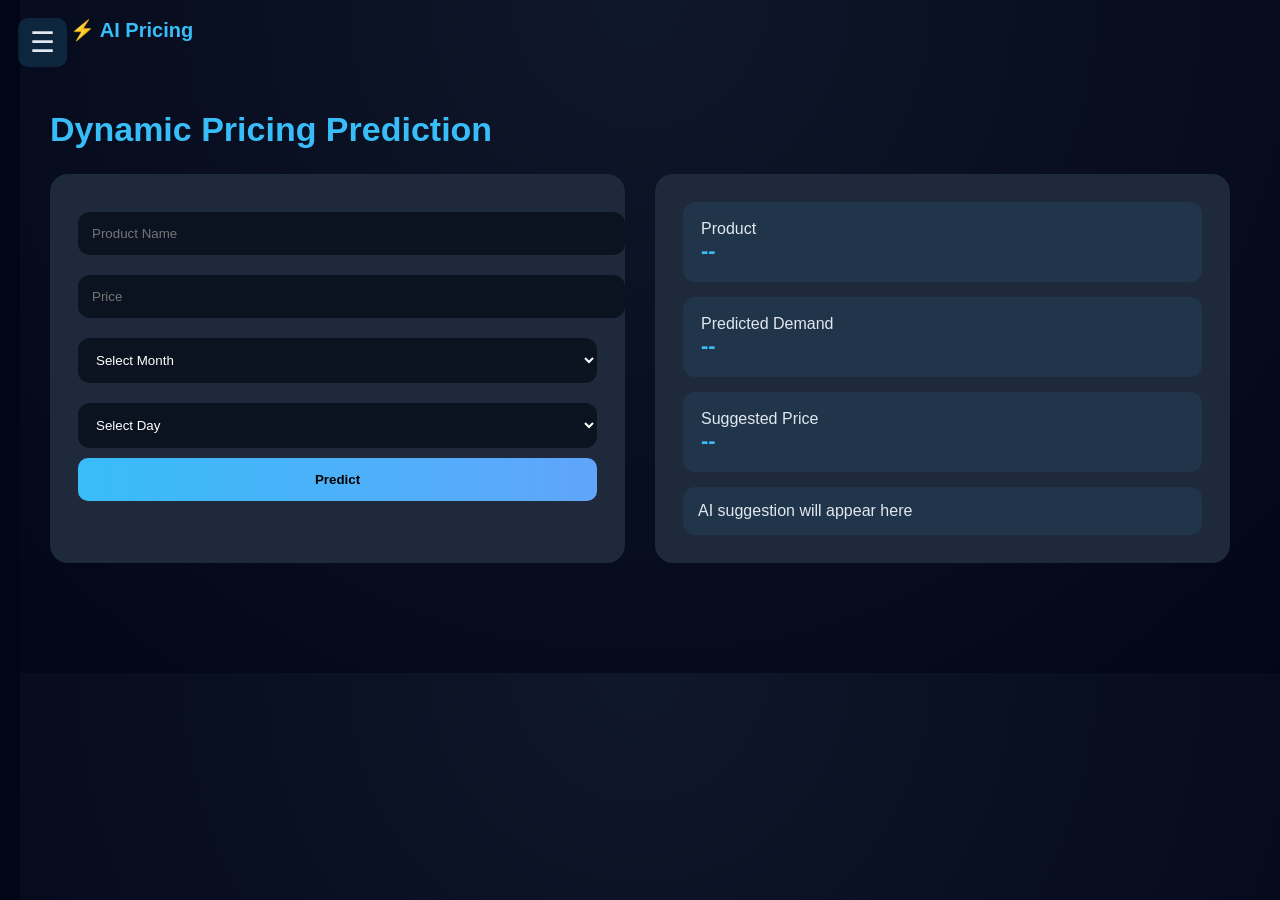
<file: frontend/index.html>
<!DOCTYPE html>
<html>
<head>
    <title>AI Pricing System</title>

    <style>
        body {
            margin: 0;
            font-family: 'Segoe UI', sans-serif;
            background: radial-gradient(circle at top, #0f172a, #020617);
            color: #e2e8f0;
            overflow-x: hidden;
        }

        .hamburger {
            position: fixed;
            top: 18px;
            left: 18px;
            font-size: 28px;
            cursor: pointer;
            z-index: 1200;
            background: rgba(56,189,248,0.15);
            padding: 8px 12px;
            border-radius: 10px;
        }

        .logo {
            position: fixed;
            top: 18px;
            left: 70px;
            font-size: 20px;
            font-weight: bold;
            color: #38bdf8;
        }

        .sidebar {
            width: 260px;
            height: 100vh;
            background: rgba(2,6,23,0.95);
            padding: 90px 20px;
            position: fixed;
            left: -280px;
            top: 0;
            transition: 0.35s ease;
            z-index: 1000;
        }

        .sidebar.active { left: 0; }

        .menu-item {
            padding: 14px;
            margin: 10px 0;
            border-radius: 10px;
            cursor: pointer;
            background: #1e293b;
        }

        .menu-item:hover { background: #334155; }

        .main {
            padding: 110px 50px;
        }

        .title {
            font-size: 34px;
            font-weight: bold;
            margin-bottom: 25px;
            color: #38bdf8;
        }

        .content {
            display: flex;
            gap: 30px;
            flex-wrap: wrap;
        }

        .form-box, .result-box {
            flex: 1;
            min-width: 300px;
            background: #1e293b;
            padding: 28px;
            border-radius: 18px;
        }

        input, select {
            width: 100%;
            padding: 14px;
            margin: 10px 0;
            border-radius: 12px;
            border: none;
            background: #0b1220;
            color: #fff;
        }

        button {
            width: 100%;
            padding: 14px;
            background: linear-gradient(90deg, #38bdf8, #60a5fa);
            border: none;
            border-radius: 10px;
            cursor: pointer;
            font-weight: bold;
        }

        .result-card {
            margin-bottom: 15px;
            background: rgba(56,189,248,0.08);
            padding: 18px;
            border-radius: 12px;
        }

        .result-value {
            font-size: 22px;
            font-weight: bold;
            color: #38bdf8;
        }

        .suggestion {
            margin-top: 15px;
            padding: 15px;
            border-radius: 12px;
            background: rgba(56,189,248,0.08);
        }
    </style>
</head>

<body>

<div class="hamburger" onclick="toggleMenu()">☰</div>
<div class="logo">⚡ AI Pricing</div>

<div class="sidebar" id="sidebar">
    <div class="menu-item" onclick="location.href='homepage.html'">🏠 Home</div>
    <div class="menu-item" onclick="location.href='index.html'">➕ Add Product</div>
    <div class="menu-item" onclick="location.href='analytics.html'">📊 Analytics</div>
    <div class="menu-item" onclick="location.href='reports.html'">📈 Reports</div>
    <div class="menu-item" onclick="location.href='settings.html'">⚙ Settings</div>
</div>

<div class="main">
    <div class="title">Dynamic Pricing Prediction</div>

    <div class="content">

        <div class="form-box">
            <form id="pricingForm">

                <input type="text" id="product" placeholder="Product Name" required>
                <input type="number" id="price" step="0.01" placeholder="Price" required>

                <select id="month" onchange="updateDays()" required>
                    <option value="">Select Month</option>
                    <option value="1">January</option>
                    <option value="2">February</option>
                    <option value="3">March</option>
                    <option value="4">April</option>
                    <option value="5">May</option>
                    <option value="6">June</option>
                    <option value="7">July</option>
                    <option value="8">August</option>
                    <option value="9">September</option>
                    <option value="10">October</option>
                    <option value="11">November</option>
                    <option value="12">December</option>
                </select>

                <select id="day" required>
                    <option value="">Select Day</option>
                </select>

                <button type="submit">Predict</button>
            </form>
        </div>

        <div class="result-box">

            <div class="result-card">
                <div>Product</div>
                <div class="result-value" id="productResult">--</div>
            </div>

            <div class="result-card">
                <div>Predicted Demand </div>
                <div class="result-value" id="demand">--</div>
            </div>

            <div class="result-card">
                <div>Suggested Price</div>
                <div class="result-value" id="priceResult">--</div>
            </div>

            <div class="suggestion" id="suggestionBox">
                AI suggestion will appear here
            </div>

        </div>
    </div>
</div>

<script>

function toggleMenu(){
    document.getElementById("sidebar").classList.toggle("active");
}

function updateDays(){
    let month = Number(document.getElementById("month").value);
    let daySelect = document.getElementById("day");

    daySelect.innerHTML = '<option value="">Select Day</option>';

    let days = 31;
    if(month === 2) days = 29;
    else if([4,6,9,11].includes(month)) days = 30;

    for(let i = 1; i <= days; i++){
        let opt = document.createElement("option");
        opt.value = i;
        opt.innerText = i;
        daySelect.appendChild(opt);
    }
}

document.getElementById("pricingForm").addEventListener("submit", function(e){
    e.preventDefault();

    let product = document.getElementById("product").value;
    let price = Number(document.getElementById("price").value);
    let month = Number(document.getElementById("month").value);
    let day = Number(document.getElementById("day").value);

    let product_code = product.split("").reduce((a,b)=>a+b.charCodeAt(0),0);

    fetch("http://127.0.0.1:5000/add_product", {
        method: "POST",
        headers: {
            "Content-Type": "application/json"
        },
        body: JSON.stringify({
            name: product,
            price: price,
            month: month,
            day: day,
            product_code: product_code
        })
    })
    .then(res => res.json())
    .then(data => {

        let demand = parseFloat(data.predicted_demand) || 0;
        let finalPrice = data.price || 0;

        document.getElementById("productResult").innerText = data.name;
        document.getElementById("demand").innerText = demand.toFixed(2);
        document.getElementById("priceResult").innerText = "£ " + finalPrice.toFixed(2);

        document.getElementById("suggestionBox").innerText =
            demand >= 6 ? "🔥 High demand → Price increased" :
            demand >= 3 ? "📊 Moderate demand → Stable" :
            "⚠ Low demand → Discount applied";

    })
    .catch(err => {
        console.error("ERROR:", err);
        alert("Something went wrong ⚠");
    });
});
</script>

</body>
</html>
</file>
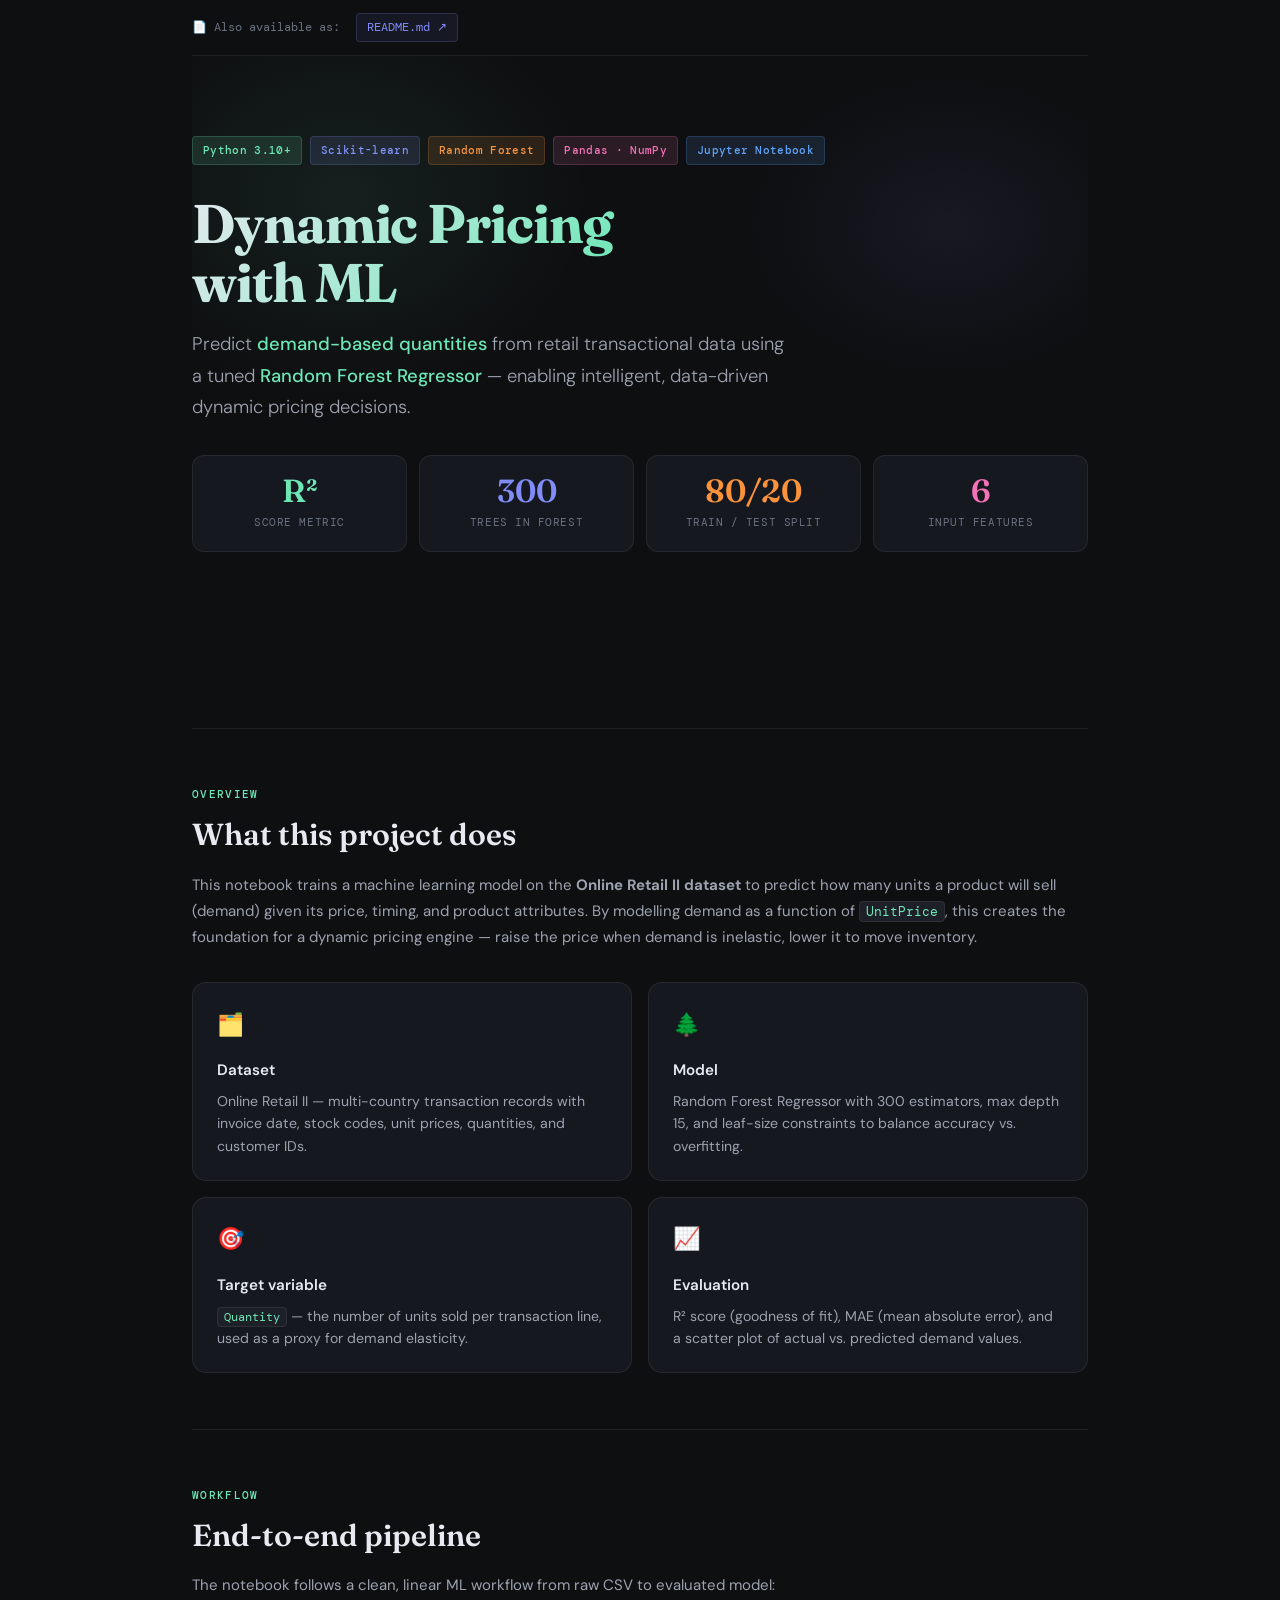
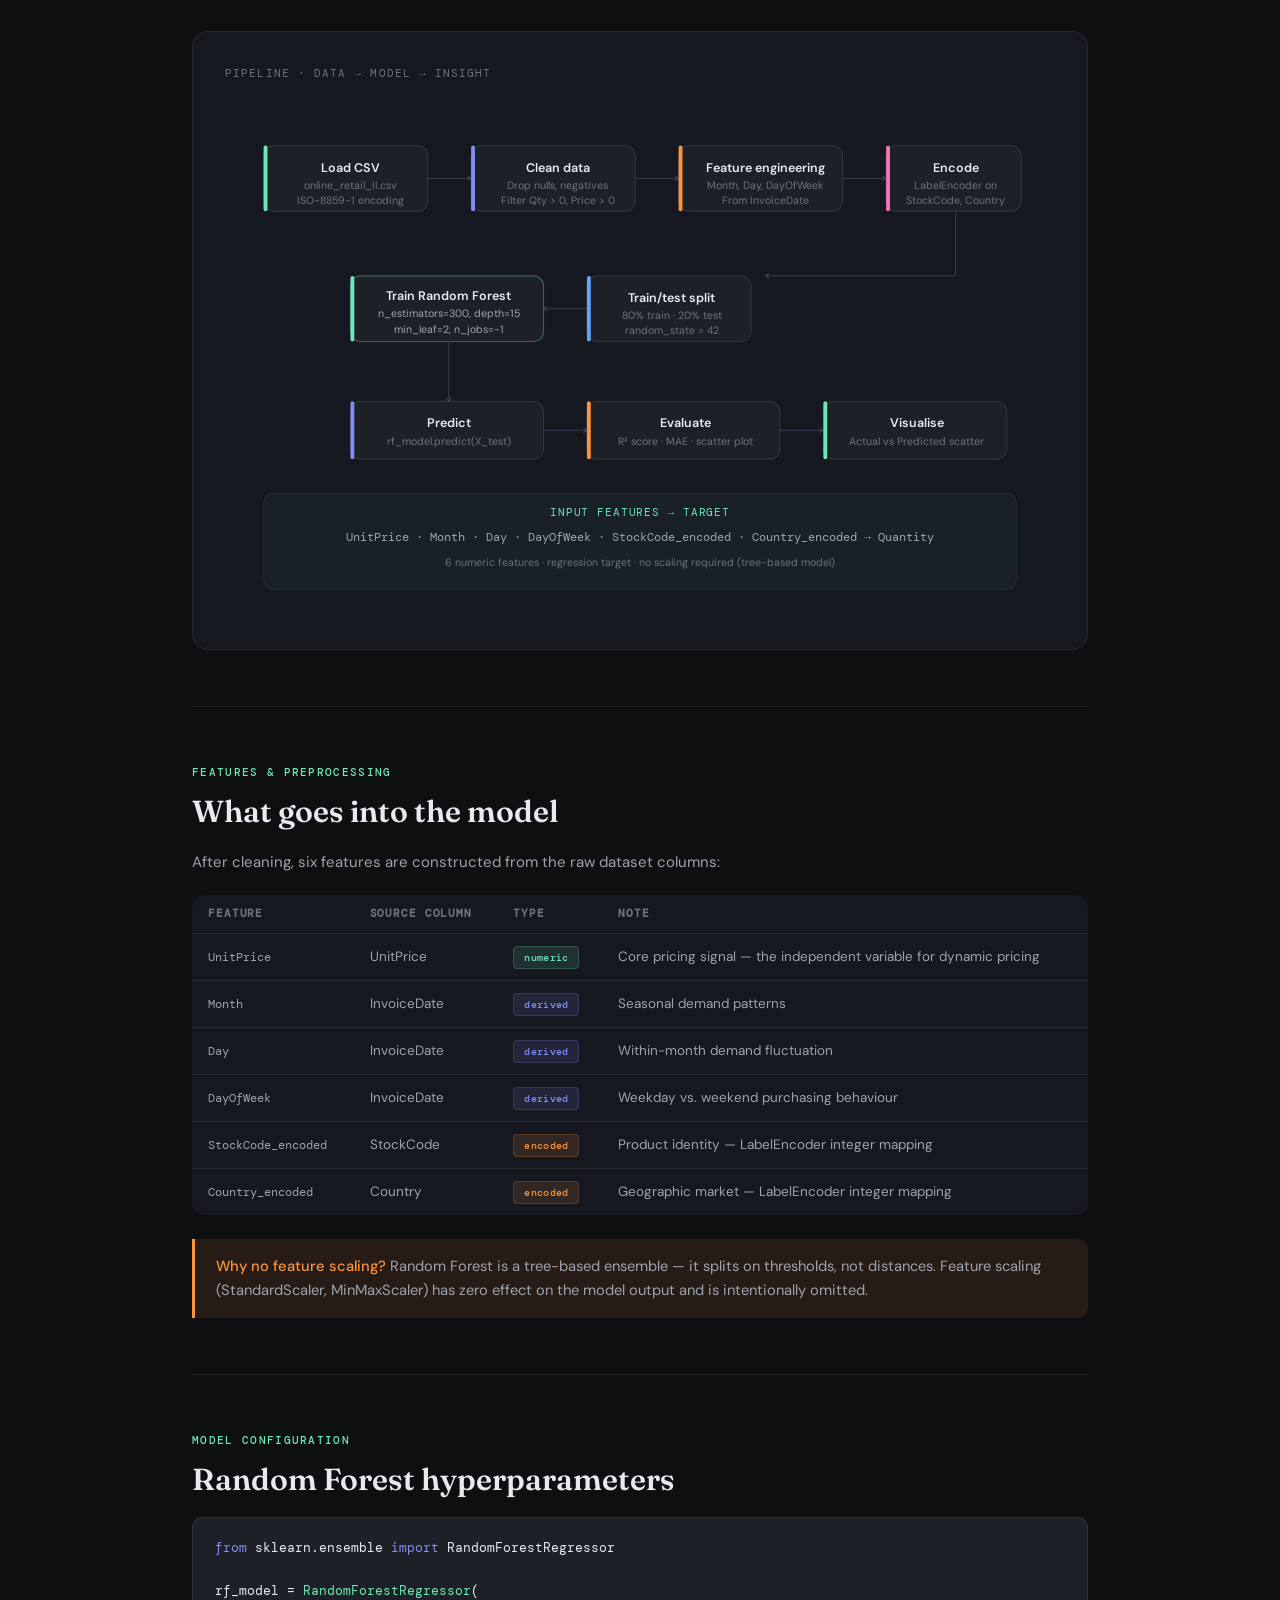
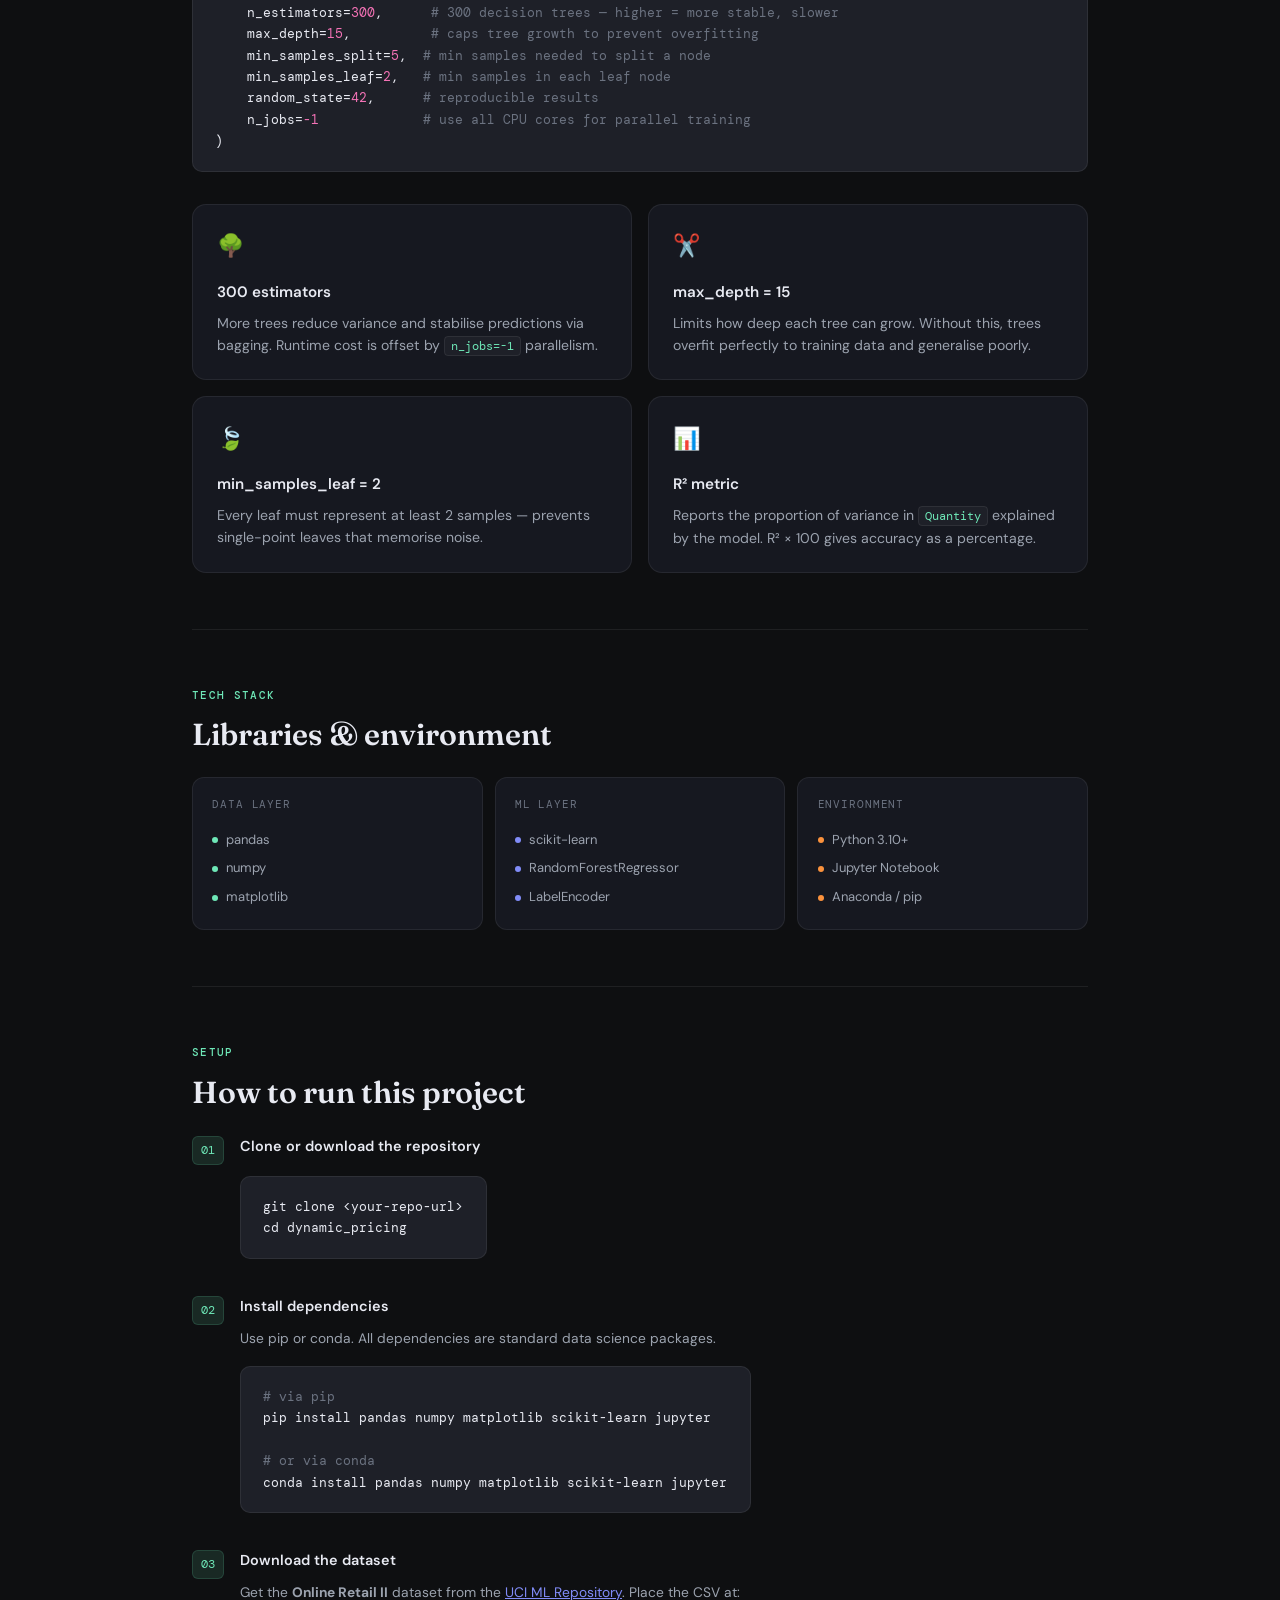
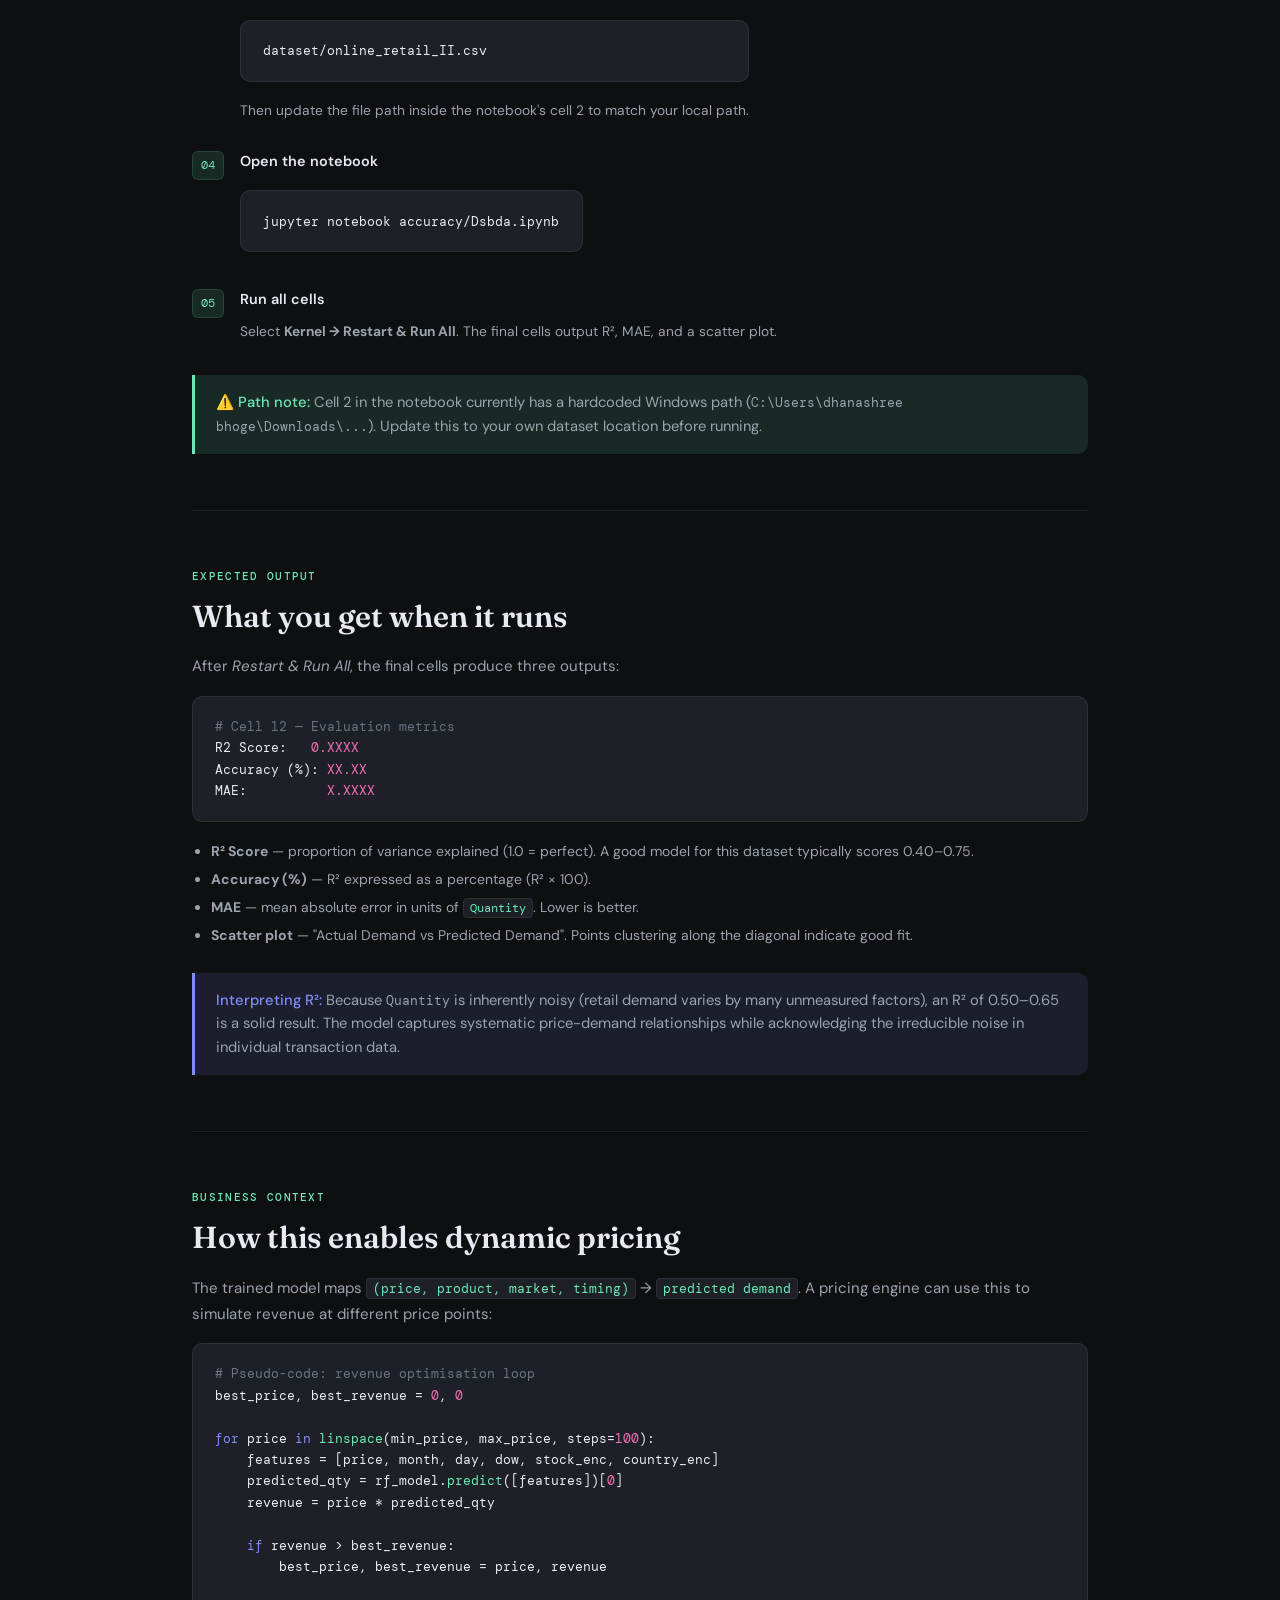
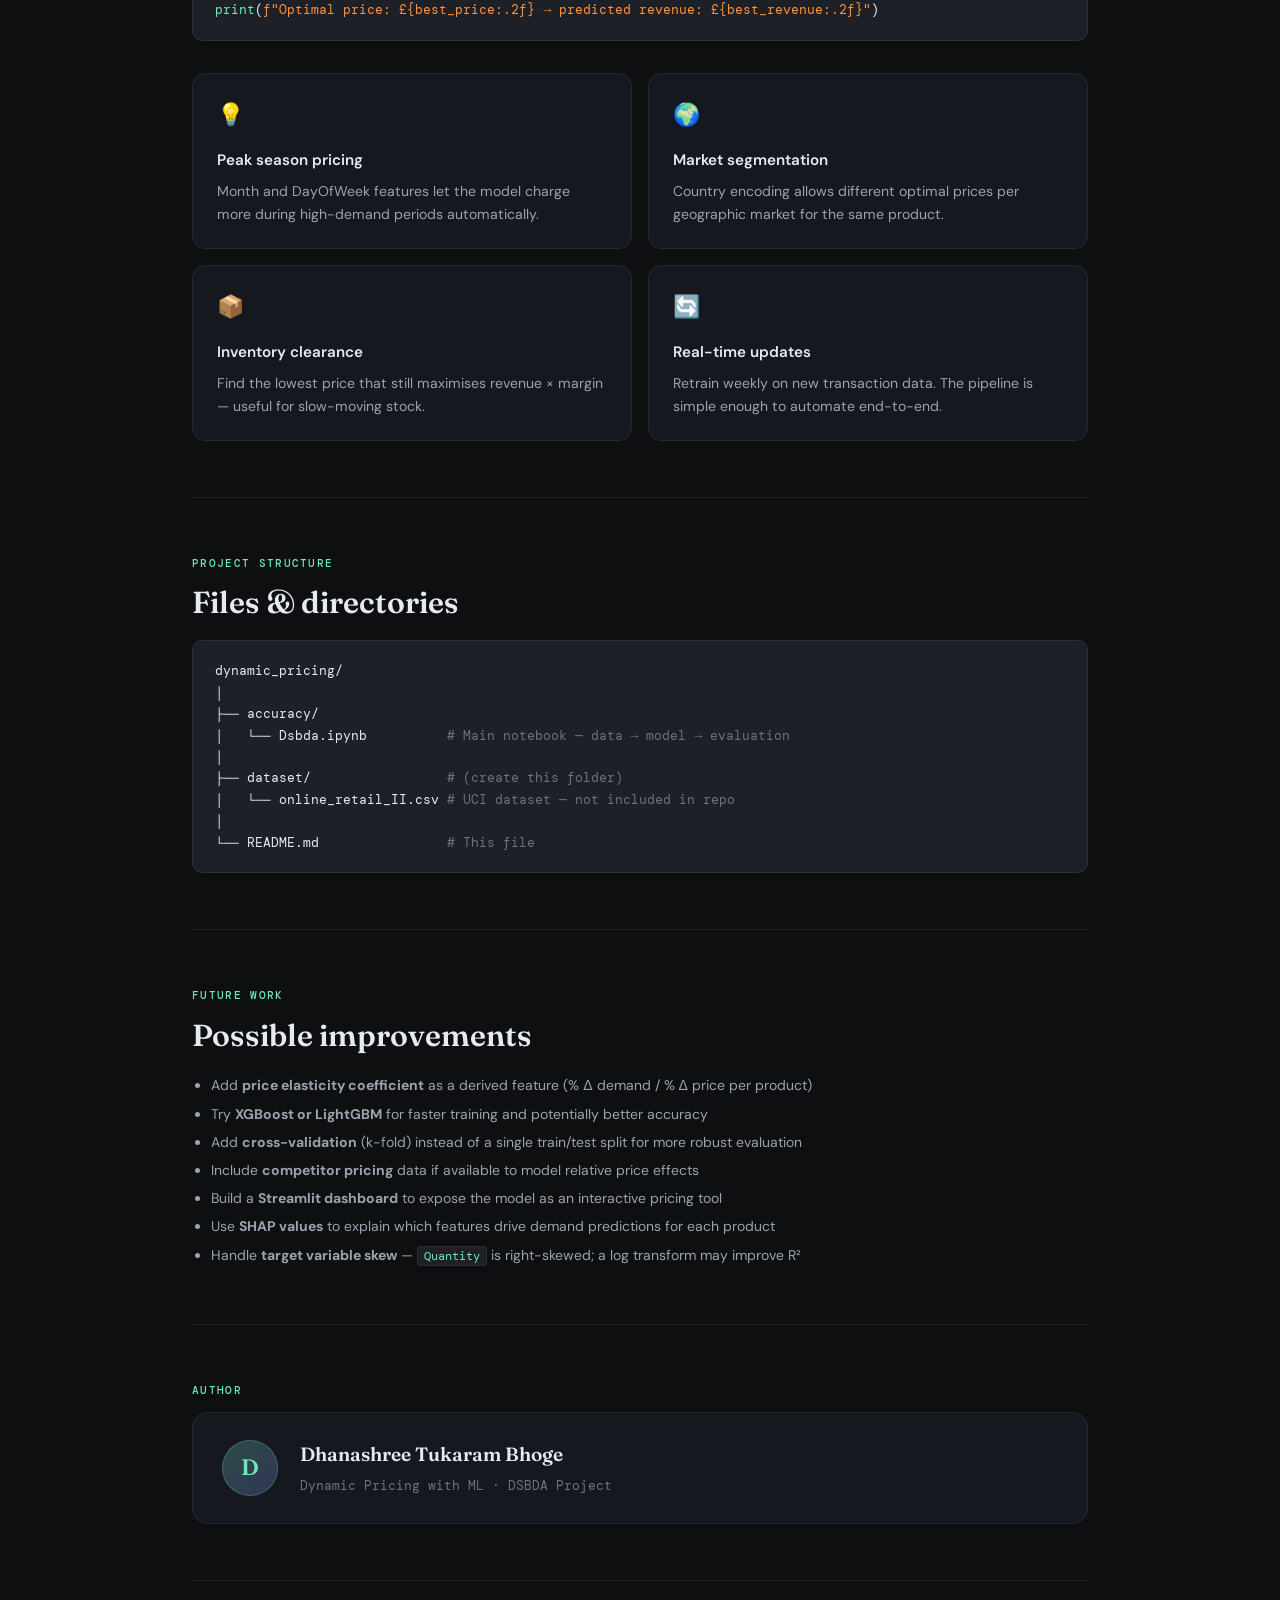
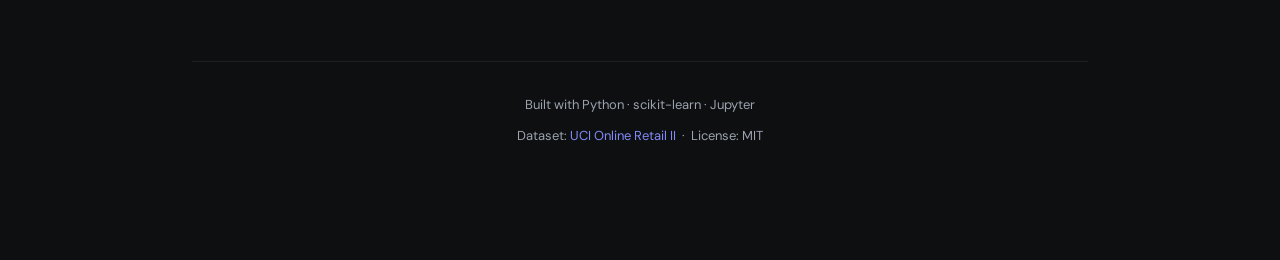
<file: README_Dynamic_Pricing.html>
<!DOCTYPE html>
<html lang="en">
<head>
<meta charset="UTF-8">
<meta name="viewport" content="width=device-width, initial-scale=1.0">
<title>Dynamic Pricing — README</title>
<link href="https://fonts.googleapis.com/css2?family=DM+Mono:wght@400;500&family=Fraunces:opsz,wght@9..144,300;9..144,600;9..144,700&family=DM+Sans:wght@300;400;500;600&display=swap" rel="stylesheet">
<style>
  :root {
    --bg: #0e0f11;
    --bg2: #161820;
    --bg3: #1e2028;
    --bg4: #252733;
    --accent: #6ee7b7;
    --accent2: #818cf8;
    --accent3: #fb923c;
    --accent4: #f472b6;
    --text: #e8eaf2;
    --text2: #9ca3af;
    --text3: #6b7280;
    --border: rgba(255,255,255,0.07);
    --border2: rgba(255,255,255,0.12);
    --green-glow: rgba(110,231,183,0.12);
    --purple-glow: rgba(129,140,248,0.12);
    --orange-glow: rgba(251,146,60,0.10);
  }

  * { margin: 0; padding: 0; box-sizing: border-box; }

  body {
    background: var(--bg);
    color: var(--text);
    font-family: 'DM Sans', sans-serif;
    font-size: 15px;
    line-height: 1.75;
    max-width: 960px;
    margin: 0 auto;
    padding: 0 2rem 6rem;
  }

  /* HERO */
  .hero {
    padding: 5rem 0 4rem;
    position: relative;
    overflow: hidden;
  }
  .hero::before {
    content: '';
    position: absolute;
    top: -60px; left: -100px;
    width: 500px; height: 400px;
    background: radial-gradient(ellipse at center, rgba(110,231,183,0.08) 0%, transparent 70%);
    pointer-events: none;
  }
  .hero::after {
    content: '';
    position: absolute;
    top: 20px; right: -60px;
    width: 400px; height: 300px;
    background: radial-gradient(ellipse at center, rgba(129,140,248,0.08) 0%, transparent 70%);
    pointer-events: none;
  }
  .badge-row {
    display: flex;
    gap: 8px;
    flex-wrap: wrap;
    margin-bottom: 1.8rem;
  }
  .badge {
    font-family: 'DM Mono', monospace;
    font-size: 11px;
    font-weight: 500;
    padding: 4px 10px;
    border-radius: 4px;
    letter-spacing: 0.03em;
  }
  .badge-green  { background: rgba(110,231,183,0.12); color: #6ee7b7; border: 1px solid rgba(110,231,183,0.2); }
  .badge-purple { background: rgba(129,140,248,0.12); color: #818cf8; border: 1px solid rgba(129,140,248,0.2); }
  .badge-orange { background: rgba(251,146,60,0.12);  color: #fb923c; border: 1px solid rgba(251,146,60,0.2);  }
  .badge-pink   { background: rgba(244,114,182,0.12); color: #f472b6; border: 1px solid rgba(244,114,182,0.2); }
  .badge-blue   { background: rgba(96,165,250,0.12);  color: #60a5fa; border: 1px solid rgba(96,165,250,0.2);  }

  h1 {
    font-family: 'Fraunces', serif;
    font-size: 3.4rem;
    font-weight: 700;
    line-height: 1.1;
    letter-spacing: -0.02em;
    margin-bottom: 1rem;
    background: linear-gradient(135deg, #e8eaf2 0%, #6ee7b7 50%, #818cf8 100%);
    -webkit-background-clip: text;
    -webkit-text-fill-color: transparent;
    background-clip: text;
  }
  .tagline {
    font-size: 1.15rem;
    color: var(--text2);
    font-weight: 300;
    max-width: 600px;
    line-height: 1.7;
    margin-bottom: 2rem;
  }
  .tagline strong {
    color: var(--accent);
    font-weight: 500;
  }

  /* STAT CARDS */
  .stats-row {
    display: grid;
    grid-template-columns: repeat(4, 1fr);
    gap: 12px;
    margin: 2rem 0 3.5rem;
  }
  .stat-card {
    background: var(--bg2);
    border: 1px solid var(--border);
    border-radius: 12px;
    padding: 1.2rem 1rem;
    text-align: center;
    transition: border-color 0.2s, transform 0.2s;
  }
  .stat-card:hover { border-color: var(--border2); transform: translateY(-2px); }
  .stat-value {
    font-family: 'Fraunces', serif;
    font-size: 2rem;
    font-weight: 600;
    line-height: 1;
    margin-bottom: 0.35rem;
  }
  .stat-label {
    font-size: 11px;
    color: var(--text3);
    font-family: 'DM Mono', monospace;
    letter-spacing: 0.05em;
    text-transform: uppercase;
  }

  /* DIVIDER */
  .divider {
    height: 1px;
    background: var(--border);
    margin: 3.5rem 0;
  }
  .section-label {
    font-family: 'DM Mono', monospace;
    font-size: 11px;
    font-weight: 500;
    color: var(--accent);
    letter-spacing: 0.12em;
    text-transform: uppercase;
    margin-bottom: 0.7rem;
  }
  h2 {
    font-family: 'Fraunces', serif;
    font-size: 1.9rem;
    font-weight: 600;
    line-height: 1.2;
    margin-bottom: 1.2rem;
    color: var(--text);
  }
  h3 {
    font-family: 'DM Sans', sans-serif;
    font-size: 1rem;
    font-weight: 600;
    color: var(--text);
    margin-bottom: 0.6rem;
  }
  p { color: var(--text2); margin-bottom: 1rem; }

  /* OVERVIEW CARDS */
  .overview-grid {
    display: grid;
    grid-template-columns: 1fr 1fr;
    gap: 16px;
    margin: 2rem 0;
  }
  .overview-card {
    background: var(--bg2);
    border: 1px solid var(--border);
    border-radius: 14px;
    padding: 1.4rem 1.5rem;
    transition: border-color 0.2s;
  }
  .overview-card:hover { border-color: var(--border2); }
  .overview-card .icon {
    font-size: 22px;
    margin-bottom: 0.8rem;
    display: block;
  }
  .overview-card h3 { font-size: 0.95rem; margin-bottom: 0.4rem; }
  .overview-card p { font-size: 0.88rem; margin: 0; line-height: 1.6; }

  /* PIPELINE / WORKFLOW */
  .pipeline {
    margin: 2rem 0;
    position: relative;
  }
  .pipeline-step {
    display: grid;
    grid-template-columns: 36px 1fr;
    gap: 16px;
    margin-bottom: 0;
    position: relative;
  }
  .pipeline-step + .pipeline-step .step-connector {
    display: block;
  }
  .step-connector {
    display: none;
    height: 24px;
    width: 1px;
    background: var(--border2);
    margin-left: 17px;
  }
  .step-num {
    width: 36px; height: 36px;
    border-radius: 50%;
    display: flex; align-items: center; justify-content: center;
    font-family: 'DM Mono', monospace;
    font-size: 12px;
    font-weight: 500;
    flex-shrink: 0;
    margin-top: 2px;
  }
  .step-body {
    background: var(--bg2);
    border: 1px solid var(--border);
    border-radius: 12px;
    padding: 1rem 1.2rem;
    margin-bottom: 8px;
  }
  .step-body h3 { font-size: 0.92rem; color: var(--text); margin-bottom: 0.3rem; }
  .step-body p  { font-size: 0.86rem; color: var(--text2); margin: 0; line-height: 1.55; }
  .step-tag {
    font-family: 'DM Mono', monospace;
    font-size: 10px;
    padding: 2px 7px;
    border-radius: 4px;
    margin-left: 8px;
    vertical-align: middle;
  }

  /* CODE BLOCKS */
  pre {
    background: var(--bg3);
    border: 1px solid var(--border);
    border-radius: 10px;
    padding: 1.2rem 1.4rem;
    overflow-x: auto;
    font-family: 'DM Mono', monospace;
    font-size: 13px;
    line-height: 1.65;
    color: var(--text);
    margin: 1rem 0;
  }
  code { font-family: 'DM Mono', monospace; font-size: 0.88em; }
  p code, li code {
    background: var(--bg3);
    border: 1px solid var(--border);
    border-radius: 4px;
    padding: 1px 6px;
    color: var(--accent);
  }
  .comment { color: var(--text3); }
  .kw  { color: var(--accent2); }
  .fn  { color: var(--accent);  }
  .str { color: var(--accent3); }
  .num { color: var(--accent4); }

  /* TECH STACK */
  .stack-grid {
    display: grid;
    grid-template-columns: repeat(3, 1fr);
    gap: 12px;
    margin: 1.5rem 0;
  }
  .stack-card {
    background: var(--bg2);
    border: 1px solid var(--border);
    border-radius: 12px;
    padding: 1.1rem 1.2rem;
  }
  .stack-card .stack-header {
    font-size: 11px;
    font-family: 'DM Mono', monospace;
    color: var(--text3);
    text-transform: uppercase;
    letter-spacing: 0.08em;
    margin-bottom: 0.7rem;
  }
  .stack-item {
    display: flex;
    align-items: center;
    gap: 8px;
    font-size: 13px;
    color: var(--text2);
    padding: 3px 0;
  }
  .stack-dot {
    width: 6px; height: 6px;
    border-radius: 50%;
    flex-shrink: 0;
  }

  /* METRIC TABLE */
  .metrics-table {
    width: 100%;
    border-collapse: collapse;
    font-size: 14px;
    margin: 1.2rem 0;
  }
  .metrics-table th {
    font-family: 'DM Mono', monospace;
    font-size: 11px;
    text-transform: uppercase;
    letter-spacing: 0.08em;
    color: var(--text3);
    padding: 0.6rem 1rem;
    text-align: left;
    border-bottom: 1px solid var(--border);
  }
  .metrics-table td {
    padding: 0.7rem 1rem;
    color: var(--text2);
    border-bottom: 1px solid var(--border);
    font-size: 13.5px;
  }
  .metrics-table tr:last-child td { border-bottom: none; }
  .metrics-table tr:hover td { background: var(--bg2); }
  .metric-val {
    font-family: 'Fraunces', serif;
    font-size: 1.1rem;
    font-weight: 600;
  }

  /* FLOWCHART SVG SECTION */
  .flowchart-wrap {
    background: var(--bg2);
    border: 1px solid var(--border);
    border-radius: 16px;
    padding: 2rem;
    margin: 2rem 0;
    overflow: hidden;
  }
  .flowchart-title {
    font-family: 'DM Mono', monospace;
    font-size: 11px;
    color: var(--text3);
    text-transform: uppercase;
    letter-spacing: 0.1em;
    margin-bottom: 1.5rem;
  }

  /* INSTALL STEPS */
  .install-steps { margin: 1.5rem 0; }
  .install-step {
    display: flex;
    gap: 16px;
    align-items: flex-start;
    margin-bottom: 1.2rem;
  }
  .install-num {
    font-family: 'DM Mono', monospace;
    font-size: 12px;
    color: var(--accent);
    background: var(--green-glow);
    border: 1px solid rgba(110,231,183,0.15);
    border-radius: 6px;
    padding: 3px 8px;
    flex-shrink: 0;
    margin-top: 2px;
  }
  .install-content h3 { font-size: 0.9rem; margin-bottom: 0.4rem; }
  .install-content p  { font-size: 0.86rem; margin-bottom: 0.5rem; color: var(--text2); }

  /* HIGHLIGHT CALLOUT */
  .callout {
    border-left: 3px solid var(--accent);
    background: var(--green-glow);
    border-radius: 0 10px 10px 0;
    padding: 1rem 1.3rem;
    margin: 1.5rem 0;
    font-size: 0.92rem;
    color: var(--text2);
    line-height: 1.6;
  }
  .callout strong { color: var(--accent); font-weight: 500; }
  .callout-purple {
    border-left-color: var(--accent2);
    background: var(--purple-glow);
  }
  .callout-purple strong { color: var(--accent2); }
  .callout-orange {
    border-left-color: var(--accent3);
    background: var(--orange-glow);
  }
  .callout-orange strong { color: var(--accent3); }

  /* FOOTER */
  .footer {
    margin-top: 5rem;
    padding-top: 2rem;
    border-top: 1px solid var(--border);
    text-align: center;
    color: var(--text3);
    font-size: 13px;
  }
  .footer a { color: var(--accent2); text-decoration: none; }

  ul { padding-left: 1.2rem; color: var(--text2); font-size: 14px; line-height: 1.9; }
  ul li { margin-bottom: 0.1rem; }
  ul li code { font-size: 0.85em; }

  @media (max-width: 640px) {
    h1 { font-size: 2.2rem; }
    .stats-row { grid-template-columns: repeat(2, 1fr); }
    .overview-grid, .stack-grid { grid-template-columns: 1fr; }
  }
</style>
</head>
<body>

<!-- Link bar -->
<div style="padding: 0.8rem 0; border-bottom: 1px solid var(--border); margin-bottom: 0; display: flex; align-items: center; gap: 1rem; font-family: 'DM Mono', monospace; font-size: 12px;">
  <span style="color: var(--text3);">📄 Also available as:</span>
  <a href="./README.md" style="color: var(--accent2); text-decoration: none; border: 1px solid rgba(129,140,248,0.2); background: rgba(129,140,248,0.08); padding: 3px 10px; border-radius: 4px;">README.md ↗</a>
</div>

<!-- ──────────────────── HERO ──────────────────── -->
<section class="hero">
  <div class="badge-row">
    <span class="badge badge-green">Python 3.10+</span>
    <span class="badge badge-purple">Scikit-learn</span>
    <span class="badge badge-orange">Random Forest</span>
    <span class="badge badge-pink">Pandas · NumPy</span>
    <span class="badge badge-blue">Jupyter Notebook</span>
  </div>

  <h1>Dynamic Pricing<br>with ML</h1>

  <p class="tagline">
    Predict <strong>demand-based quantities</strong> from retail transactional data using
    a tuned <strong>Random Forest Regressor</strong> — enabling intelligent, data-driven
    dynamic pricing decisions.
  </p>

  <div class="stats-row">
    <div class="stat-card">
      <div class="stat-value" style="color:#6ee7b7">R²</div>
      <div class="stat-label">Score metric</div>
    </div>
    <div class="stat-card">
      <div class="stat-value" style="color:#818cf8">300</div>
      <div class="stat-label">Trees in forest</div>
    </div>
    <div class="stat-card">
      <div class="stat-value" style="color:#fb923c">80/20</div>
      <div class="stat-label">Train / test split</div>
    </div>
    <div class="stat-card">
      <div class="stat-value" style="color:#f472b6">6</div>
      <div class="stat-label">Input features</div>
    </div>
  </div>
</section>

<div class="divider"></div>

<!-- ──────────────────── OVERVIEW ──────────────────── -->
<div class="section-label">Overview</div>
<h2>What this project does</h2>
<p>
  This notebook trains a machine learning model on the <strong>Online Retail II dataset</strong>
  to predict how many units a product will sell (demand) given its price, timing, and product attributes.
  By modelling demand as a function of <code>UnitPrice</code>, this creates the foundation for a
  dynamic pricing engine — raise the price when demand is inelastic, lower it to move inventory.
</p>

<div class="overview-grid">
  <div class="overview-card">
    <span class="icon">🗂️</span>
    <h3>Dataset</h3>
    <p>Online Retail II — multi-country transaction records with invoice date, stock codes, unit prices, quantities, and customer IDs.</p>
  </div>
  <div class="overview-card">
    <span class="icon">🌲</span>
    <h3>Model</h3>
    <p>Random Forest Regressor with 300 estimators, max depth 15, and leaf-size constraints to balance accuracy vs. overfitting.</p>
  </div>
  <div class="overview-card">
    <span class="icon">🎯</span>
    <h3>Target variable</h3>
    <p><code>Quantity</code> — the number of units sold per transaction line, used as a proxy for demand elasticity.</p>
  </div>
  <div class="overview-card">
    <span class="icon">📈</span>
    <h3>Evaluation</h3>
    <p>R² score (goodness of fit), MAE (mean absolute error), and a scatter plot of actual vs. predicted demand values.</p>
  </div>
</div>

<div class="divider"></div>

<!-- ──────────────────── WORKFLOW ──────────────────── -->
<div class="section-label">Workflow</div>
<h2>End-to-end pipeline</h2>
<p>The notebook follows a clean, linear ML workflow from raw CSV to evaluated model:</p>

<!-- FLOWCHART SVG -->
<div class="flowchart-wrap">
  <div class="flowchart-title">pipeline · data → model → insight</div>
  <svg width="100%" viewBox="0 0 860 520" xmlns="http://www.w3.org/2000/svg" role="img">
    <title>Dynamic Pricing ML Pipeline Flowchart</title>
    <desc>Six-stage pipeline: Load CSV → Clean Data → Feature Engineering → Encode → Split → Train RF → Evaluate</desc>
    <defs>
      <marker id="arr" viewBox="0 0 10 10" refX="8" refY="5" markerWidth="6" markerHeight="6" orient="auto-start-reverse">
        <path d="M2 1L8 5L2 9" fill="none" stroke="#4b5563" stroke-width="1.5" stroke-linecap="round" stroke-linejoin="round"/>
      </marker>
    </defs>

    <!-- Row 1: Load → Clean → Feature Eng -->
    <!-- Load CSV -->
    <rect x="40" y="40" width="170" height="68" rx="10" fill="#1e2028" stroke="#374151" stroke-width="0.8"/>
    <rect x="40" y="40" width="4" height="68" rx="2" fill="#6ee7b7"/>
    <text x="130" y="67" text-anchor="middle" font-family="DM Sans,sans-serif" font-size="13" font-weight="600" fill="#e8eaf2">Load CSV</text>
    <text x="130" y="85" text-anchor="middle" font-family="DM Sans,sans-serif" font-size="11" fill="#6b7280">online_retail_II.csv</text>
    <text x="130" y="100" text-anchor="middle" font-family="DM Sans,sans-serif" font-size="11" fill="#6b7280">ISO-8859-1 encoding</text>

    <!-- arrow -->
    <line x1="210" y1="74" x2="255" y2="74" stroke="#374151" stroke-width="1" marker-end="url(#arr)"/>

    <!-- Clean Data -->
    <rect x="255" y="40" width="170" height="68" rx="10" fill="#1e2028" stroke="#374151" stroke-width="0.8"/>
    <rect x="255" y="40" width="4" height="68" rx="2" fill="#818cf8"/>
    <text x="345" y="67" text-anchor="middle" font-family="DM Sans,sans-serif" font-size="13" font-weight="600" fill="#e8eaf2">Clean data</text>
    <text x="345" y="85" text-anchor="middle" font-family="DM Sans,sans-serif" font-size="11" fill="#6b7280">Drop nulls, negatives</text>
    <text x="345" y="100" text-anchor="middle" font-family="DM Sans,sans-serif" font-size="11" fill="#6b7280">Filter Qty &gt; 0, Price &gt; 0</text>

    <!-- arrow -->
    <line x1="425" y1="74" x2="470" y2="74" stroke="#374151" stroke-width="1" marker-end="url(#arr)"/>

    <!-- Feature Engineering -->
    <rect x="470" y="40" width="170" height="68" rx="10" fill="#1e2028" stroke="#374151" stroke-width="0.8"/>
    <rect x="470" y="40" width="4" height="68" rx="2" fill="#fb923c"/>
    <text x="560" y="67" text-anchor="middle" font-family="DM Sans,sans-serif" font-size="13" font-weight="600" fill="#e8eaf2">Feature engineering</text>
    <text x="560" y="85" text-anchor="middle" font-family="DM Sans,sans-serif" font-size="11" fill="#6b7280">Month, Day, DayOfWeek</text>
    <text x="560" y="100" text-anchor="middle" font-family="DM Sans,sans-serif" font-size="11" fill="#6b7280">From InvoiceDate</text>

    <!-- arrow -->
    <line x1="640" y1="74" x2="685" y2="74" stroke="#374151" stroke-width="1" marker-end="url(#arr)"/>

    <!-- Encode -->
    <rect x="685" y="40" width="140" height="68" rx="10" fill="#1e2028" stroke="#374151" stroke-width="0.8"/>
    <rect x="685" y="40" width="4" height="68" rx="2" fill="#f472b6"/>
    <text x="757" y="67" text-anchor="middle" font-family="DM Sans,sans-serif" font-size="13" font-weight="600" fill="#e8eaf2">Encode</text>
    <text x="757" y="85" text-anchor="middle" font-family="DM Sans,sans-serif" font-size="11" fill="#6b7280">LabelEncoder on</text>
    <text x="757" y="100" text-anchor="middle" font-family="DM Sans,sans-serif" font-size="11" fill="#6b7280">StockCode, Country</text>

    <!-- vertical connector from Encode down -->
    <line x1="757" y1="108" x2="757" y2="175" stroke="#374151" stroke-width="1"/>
    <line x1="757" y1="175" x2="560" y2="175" stroke="#374151" stroke-width="1" marker-end="url(#arr)"/>

    <!-- Row 2: center items -->
    <!-- Split -->
    <rect x="375" y="175" width="170" height="68" rx="10" fill="#1e2028" stroke="#374151" stroke-width="0.8"/>
    <rect x="375" y="175" width="4" height="68" rx="2" fill="#60a5fa"/>
    <text x="463" y="202" text-anchor="middle" font-family="DM Sans,sans-serif" font-size="13" font-weight="600" fill="#e8eaf2">Train/test split</text>
    <text x="463" y="220" text-anchor="middle" font-family="DM Sans,sans-serif" font-size="11" fill="#6b7280">80% train · 20% test</text>
    <text x="463" y="235" text-anchor="middle" font-family="DM Sans,sans-serif" font-size="11" fill="#6b7280">random_state = 42</text>

    <!-- arrow -->
    <line x1="375" y1="209" x2="330" y2="209" stroke="#374151" stroke-width="1" marker-end="url(#arr)"/>

    <!-- Train RF -->
    <rect x="130" y="175" width="200" height="68" rx="10" fill="#1e2028" stroke="rgba(110,231,183,0.35)" stroke-width="1.2"/>
    <rect x="130" y="175" width="4" height="68" rx="2" fill="#6ee7b7"/>
    <text x="232" y="200" text-anchor="middle" font-family="DM Sans,sans-serif" font-size="13" font-weight="600" fill="#e8eaf2">Train Random Forest</text>
    <text x="232" y="218" text-anchor="middle" font-family="DM Sans,sans-serif" font-size="11" fill="#9ca3af">n_estimators=300, depth=15</text>
    <text x="232" y="234" text-anchor="middle" font-family="DM Sans,sans-serif" font-size="11" fill="#9ca3af">min_leaf=2, n_jobs=−1</text>

    <!-- arrow down from Train RF -->
    <line x1="232" y1="243" x2="232" y2="305" stroke="#374151" stroke-width="1" marker-end="url(#arr)"/>

    <!-- Predict -->
    <rect x="130" y="305" width="200" height="60" rx="10" fill="#1e2028" stroke="#374151" stroke-width="0.8"/>
    <rect x="130" y="305" width="4" height="60" rx="2" fill="#818cf8"/>
    <text x="232" y="332" text-anchor="middle" font-family="DM Sans,sans-serif" font-size="13" font-weight="600" fill="#e8eaf2">Predict</text>
    <text x="232" y="350" text-anchor="middle" font-family="DM Sans,sans-serif" font-size="11" fill="#6b7280">rf_model.predict(X_test)</text>

    <!-- arrow -->
    <line x1="330" y1="335" x2="375" y2="335" stroke="#374151" stroke-width="1" marker-end="url(#arr)"/>

    <!-- Evaluate -->
    <rect x="375" y="305" width="200" height="60" rx="10" fill="#1e2028" stroke="#374151" stroke-width="0.8"/>
    <rect x="375" y="305" width="4" height="60" rx="2" fill="#fb923c"/>
    <text x="477" y="332" text-anchor="middle" font-family="DM Sans,sans-serif" font-size="13" font-weight="600" fill="#e8eaf2">Evaluate</text>
    <text x="477" y="350" text-anchor="middle" font-family="DM Sans,sans-serif" font-size="11" fill="#6b7280">R² score · MAE · scatter plot</text>

    <!-- arrow -->
    <line x1="575" y1="335" x2="620" y2="335" stroke="#374151" stroke-width="1" marker-end="url(#arr)"/>

    <!-- Visualise -->
    <rect x="620" y="305" width="190" height="60" rx="10" fill="#1e2028" stroke="#374151" stroke-width="0.8"/>
    <rect x="620" y="305" width="4" height="60" rx="2" fill="#6ee7b7"/>
    <text x="717" y="332" text-anchor="middle" font-family="DM Sans,sans-serif" font-size="13" font-weight="600" fill="#e8eaf2">Visualise</text>
    <text x="717" y="350" text-anchor="middle" font-family="DM Sans,sans-serif" font-size="11" fill="#6b7280">Actual vs Predicted scatter</text>

    <!-- Feature list on side -->
    <rect x="40" y="400" width="780" height="100" rx="10" fill="rgba(110,231,183,0.04)" stroke="rgba(110,231,183,0.12)" stroke-width="0.8"/>
    <text x="430" y="424" text-anchor="middle" font-family="DM Mono,monospace" font-size="11" fill="#6ee7b7" letter-spacing="0.08em">INPUT FEATURES  →  TARGET</text>
    <text x="430" y="450" text-anchor="middle" font-family="DM Mono,monospace" font-size="12" fill="#9ca3af">UnitPrice · Month · Day · DayOfWeek · StockCode_encoded · Country_encoded  →  Quantity</text>
    <text x="430" y="476" text-anchor="middle" font-family="DM Sans,sans-serif" font-size="11" fill="#6b7280">6 numeric features · regression target · no scaling required (tree-based model)</text>
  </svg>
</div>

<div class="divider"></div>

<!-- ──────────────────── FEATURES ──────────────────── -->
<div class="section-label">Features &amp; Preprocessing</div>
<h2>What goes into the model</h2>

<p>After cleaning, six features are constructed from the raw dataset columns:</p>

<div class="metrics-table" style="margin-top:1.2rem">
  <table class="metrics-table" style="background: var(--bg2); border-radius: 12px; overflow: hidden; width:100%; border-collapse: collapse;">
    <thead>
      <tr>
        <th>Feature</th>
        <th>Source column</th>
        <th>Type</th>
        <th>Note</th>
      </tr>
    </thead>
    <tbody>
      <tr>
        <td><code>UnitPrice</code></td>
        <td>UnitPrice</td>
        <td><span class="badge badge-green" style="font-size:10px">numeric</span></td>
        <td>Core pricing signal — the independent variable for dynamic pricing</td>
      </tr>
      <tr>
        <td><code>Month</code></td>
        <td>InvoiceDate</td>
        <td><span class="badge badge-purple" style="font-size:10px">derived</span></td>
        <td>Seasonal demand patterns</td>
      </tr>
      <tr>
        <td><code>Day</code></td>
        <td>InvoiceDate</td>
        <td><span class="badge badge-purple" style="font-size:10px">derived</span></td>
        <td>Within-month demand fluctuation</td>
      </tr>
      <tr>
        <td><code>DayOfWeek</code></td>
        <td>InvoiceDate</td>
        <td><span class="badge badge-purple" style="font-size:10px">derived</span></td>
        <td>Weekday vs. weekend purchasing behaviour</td>
      </tr>
      <tr>
        <td><code>StockCode_encoded</code></td>
        <td>StockCode</td>
        <td><span class="badge badge-orange" style="font-size:10px">encoded</span></td>
        <td>Product identity — LabelEncoder integer mapping</td>
      </tr>
      <tr>
        <td><code>Country_encoded</code></td>
        <td>Country</td>
        <td><span class="badge badge-orange" style="font-size:10px">encoded</span></td>
        <td>Geographic market — LabelEncoder integer mapping</td>
      </tr>
    </tbody>
  </table>
</div>

<div class="callout callout-orange">
  <strong>Why no feature scaling?</strong> Random Forest is a tree-based ensemble — it splits on thresholds, not distances. Feature scaling (StandardScaler, MinMaxScaler) has zero effect on the model output and is intentionally omitted.
</div>

<div class="divider"></div>

<!-- ──────────────────── MODEL ──────────────────── -->
<div class="section-label">Model Configuration</div>
<h2>Random Forest hyperparameters</h2>

<pre><span class="kw">from</span> sklearn.ensemble <span class="kw">import</span> RandomForestRegressor

rf_model = <span class="fn">RandomForestRegressor</span>(
    n_estimators=<span class="num">300</span>,      <span class="comment"># 300 decision trees — higher = more stable, slower</span>
    max_depth=<span class="num">15</span>,          <span class="comment"># caps tree growth to prevent overfitting</span>
    min_samples_split=<span class="num">5</span>,  <span class="comment"># min samples needed to split a node</span>
    min_samples_leaf=<span class="num">2</span>,   <span class="comment"># min samples in each leaf node</span>
    random_state=<span class="num">42</span>,      <span class="comment"># reproducible results</span>
    n_jobs=<span class="num">-1</span>             <span class="comment"># use all CPU cores for parallel training</span>
)</pre>

<div class="overview-grid">
  <div class="overview-card">
    <span class="icon">🌳</span>
    <h3>300 estimators</h3>
    <p>More trees reduce variance and stabilise predictions via bagging. Runtime cost is offset by <code>n_jobs=-1</code> parallelism.</p>
  </div>
  <div class="overview-card">
    <span class="icon">✂️</span>
    <h3>max_depth = 15</h3>
    <p>Limits how deep each tree can grow. Without this, trees overfit perfectly to training data and generalise poorly.</p>
  </div>
  <div class="overview-card">
    <span class="icon">🍃</span>
    <h3>min_samples_leaf = 2</h3>
    <p>Every leaf must represent at least 2 samples — prevents single-point leaves that memorise noise.</p>
  </div>
  <div class="overview-card">
    <span class="icon">📊</span>
    <h3>R² metric</h3>
    <p>Reports the proportion of variance in <code>Quantity</code> explained by the model. R² × 100 gives accuracy as a percentage.</p>
  </div>
</div>

<div class="divider"></div>

<!-- ──────────────────── TECH STACK ──────────────────── -->
<div class="section-label">Tech Stack</div>
<h2>Libraries &amp; environment</h2>

<div class="stack-grid">
  <div class="stack-card">
    <div class="stack-header">Data layer</div>
    <div class="stack-item"><span class="stack-dot" style="background:#6ee7b7"></span>pandas</div>
    <div class="stack-item"><span class="stack-dot" style="background:#6ee7b7"></span>numpy</div>
    <div class="stack-item"><span class="stack-dot" style="background:#6ee7b7"></span>matplotlib</div>
  </div>
  <div class="stack-card">
    <div class="stack-header">ML layer</div>
    <div class="stack-item"><span class="stack-dot" style="background:#818cf8"></span>scikit-learn</div>
    <div class="stack-item"><span class="stack-dot" style="background:#818cf8"></span>RandomForestRegressor</div>
    <div class="stack-item"><span class="stack-dot" style="background:#818cf8"></span>LabelEncoder</div>
  </div>
  <div class="stack-card">
    <div class="stack-header">Environment</div>
    <div class="stack-item"><span class="stack-dot" style="background:#fb923c"></span>Python 3.10+</div>
    <div class="stack-item"><span class="stack-dot" style="background:#fb923c"></span>Jupyter Notebook</div>
    <div class="stack-item"><span class="stack-dot" style="background:#fb923c"></span>Anaconda / pip</div>
  </div>
</div>

<div class="divider"></div>

<!-- ──────────────────── INSTALLATION ──────────────────── -->
<div class="section-label">Setup</div>
<h2>How to run this project</h2>

<div class="install-steps">

  <div class="install-step">
    <span class="install-num">01</span>
    <div class="install-content">
      <h3>Clone or download the repository</h3>
      <pre>git clone &lt;your-repo-url&gt;
cd dynamic_pricing</pre>
    </div>
  </div>

  <div class="install-step">
    <span class="install-num">02</span>
    <div class="install-content">
      <h3>Install dependencies</h3>
      <p>Use pip or conda. All dependencies are standard data science packages.</p>
      <pre><span class="comment"># via pip</span>
pip install pandas numpy matplotlib scikit-learn jupyter

<span class="comment"># or via conda</span>
conda install pandas numpy matplotlib scikit-learn jupyter</pre>
    </div>
  </div>

  <div class="install-step">
    <span class="install-num">03</span>
    <div class="install-content">
      <h3>Download the dataset</h3>
      <p>
        Get the <strong>Online Retail II</strong> dataset from the
        <a href="https://archive.ics.uci.edu/dataset/502/online+retail+ii" style="color:var(--accent2)">UCI ML Repository</a>.
        Place the CSV at:
      </p>
      <pre>dataset/online_retail_II.csv</pre>
      <p>Then update the file path inside the notebook's cell 2 to match your local path.</p>
    </div>
  </div>

  <div class="install-step">
    <span class="install-num">04</span>
    <div class="install-content">
      <h3>Open the notebook</h3>
      <pre>jupyter notebook accuracy/Dsbda.ipynb</pre>
    </div>
  </div>

  <div class="install-step">
    <span class="install-num">05</span>
    <div class="install-content">
      <h3>Run all cells</h3>
      <p>Select <strong>Kernel → Restart &amp; Run All</strong>. The final cells output R², MAE, and a scatter plot.</p>
    </div>
  </div>
</div>

<div class="callout">
  <strong>⚠️ Path note:</strong> Cell 2 in the notebook currently has a hardcoded Windows path
  (<code>C:\Users\dhanashree bhoge\Downloads\...</code>). Update this to your own dataset location before running.
</div>

<div class="divider"></div>

<!-- ──────────────────── OUTPUT ──────────────────── -->
<div class="section-label">Expected Output</div>
<h2>What you get when it runs</h2>

<p>After <em>Restart &amp; Run All</em>, the final cells produce three outputs:</p>

<pre><span class="comment"># Cell 12 — Evaluation metrics</span>
R2 Score:   <span class="num">0.XXXX</span>
Accuracy (%): <span class="num">XX.XX</span>
MAE:          <span class="num">X.XXXX</span></pre>

<ul>
  <li><strong>R² Score</strong> — proportion of variance explained (1.0 = perfect). A good model for this dataset typically scores 0.40–0.75.</li>
  <li><strong>Accuracy (%)</strong> — R² expressed as a percentage (R² × 100).</li>
  <li><strong>MAE</strong> — mean absolute error in units of <code>Quantity</code>. Lower is better.</li>
  <li><strong>Scatter plot</strong> — "Actual Demand vs Predicted Demand". Points clustering along the diagonal indicate good fit.</li>
</ul>

<div class="callout callout-purple">
  <strong>Interpreting R²:</strong> Because <code>Quantity</code> is inherently noisy (retail demand varies by many unmeasured factors), an R² of 0.50–0.65 is a solid result. The model captures systematic price-demand relationships while acknowledging the irreducible noise in individual transaction data.
</div>

<div class="divider"></div>

<!-- ──────────────────── DYNAMIC PRICING CONTEXT ──────────────────── -->
<div class="section-label">Business Context</div>
<h2>How this enables dynamic pricing</h2>

<p>
  The trained model maps <code>(price, product, market, timing)</code> → <code>predicted demand</code>.
  A pricing engine can use this to simulate revenue at different price points:
</p>

<pre><span class="comment"># Pseudo-code: revenue optimisation loop</span>
best_price, best_revenue = <span class="num">0</span>, <span class="num">0</span>

<span class="kw">for</span> price <span class="kw">in</span> <span class="fn">linspace</span>(min_price, max_price, steps=<span class="num">100</span>):
    features = [price, month, day, dow, stock_enc, country_enc]
    predicted_qty = rf_model.<span class="fn">predict</span>([features])[<span class="num">0</span>]
    revenue = price * predicted_qty

    <span class="kw">if</span> revenue &gt; best_revenue:
        best_price, best_revenue = price, revenue

<span class="fn">print</span>(<span class="str">f"Optimal price: £{best_price:.2f} → predicted revenue: £{best_revenue:.2f}"</span>)</pre>

<div class="overview-grid">
  <div class="overview-card">
    <span class="icon">💡</span>
    <h3>Peak season pricing</h3>
    <p>Month and DayOfWeek features let the model charge more during high-demand periods automatically.</p>
  </div>
  <div class="overview-card">
    <span class="icon">🌍</span>
    <h3>Market segmentation</h3>
    <p>Country encoding allows different optimal prices per geographic market for the same product.</p>
  </div>
  <div class="overview-card">
    <span class="icon">📦</span>
    <h3>Inventory clearance</h3>
    <p>Find the lowest price that still maximises revenue × margin — useful for slow-moving stock.</p>
  </div>
  <div class="overview-card">
    <span class="icon">🔄</span>
    <h3>Real-time updates</h3>
    <p>Retrain weekly on new transaction data. The pipeline is simple enough to automate end-to-end.</p>
  </div>
</div>

<div class="divider"></div>

<!-- ──────────────────── PROJECT STRUCTURE ──────────────────── -->
<div class="section-label">Project Structure</div>
<h2>Files &amp; directories</h2>

<pre>dynamic_pricing/
│
├── accuracy/
│   └── Dsbda.ipynb          <span class="comment"># Main notebook — data → model → evaluation</span>
│
├── dataset/                 <span class="comment"># (create this folder)</span>
│   └── online_retail_II.csv <span class="comment"># UCI dataset — not included in repo</span>
│
└── README.md                <span class="comment"># This file</span></pre>

<div class="divider"></div>

<!-- ──────────────────── POTENTIAL IMPROVEMENTS ──────────────────── -->
<div class="section-label">Future Work</div>
<h2>Possible improvements</h2>

<ul>
  <li>Add <strong>price elasticity coefficient</strong> as a derived feature (% Δ demand / % Δ price per product)</li>
  <li>Try <strong>XGBoost or LightGBM</strong> for faster training and potentially better accuracy</li>
  <li>Add <strong>cross-validation</strong> (k-fold) instead of a single train/test split for more robust evaluation</li>
  <li>Include <strong>competitor pricing</strong> data if available to model relative price effects</li>
  <li>Build a <strong>Streamlit dashboard</strong> to expose the model as an interactive pricing tool</li>
  <li>Use <strong>SHAP values</strong> to explain which features drive demand predictions for each product</li>
  <li>Handle <strong>target variable skew</strong> — <code>Quantity</code> is right-skewed; a log transform may improve R²</li>
</ul>

<div class="divider"></div>

<!-- ──────────────────── AUTHOR ──────────────────── -->
<div class="section-label">Author</div>
<div style="background: var(--bg2); border: 1px solid var(--border); border-radius: 16px; padding: 1.6rem 1.8rem; display: flex; align-items: center; gap: 1.4rem;">
  <div style="width: 56px; height: 56px; border-radius: 50%; background: linear-gradient(135deg, rgba(110,231,183,0.25), rgba(129,140,248,0.25)); border: 1px solid rgba(110,231,183,0.25); display: flex; align-items: center; justify-content: center; font-family: 'Fraunces', serif; font-size: 1.4rem; font-weight: 600; color: var(--accent); flex-shrink: 0;">D</div>
  <div>
    <div style="font-family: 'Fraunces', serif; font-size: 1.2rem; font-weight: 600; color: var(--text); margin-bottom: 0.2rem;">Dhanashree Tukaram Bhoge</div>
    <div style="font-size: 13px; color: var(--text3); font-family: 'DM Mono', monospace;">Dynamic Pricing with ML · DSBDA Project</div>
  </div>
</div>

<div class="divider"></div>

<!-- ──────────────────── FOOTER ──────────────────── -->
<div class="footer">
  <p style="margin-bottom:0.5rem">Built with Python · scikit-learn · Jupyter</p>
  <p>Dataset: <a href="https://archive.ics.uci.edu/dataset/502/online+retail+ii">UCI Online Retail II</a> &nbsp;·&nbsp; License: MIT</p>
</div>

</body>
</html>
</file>
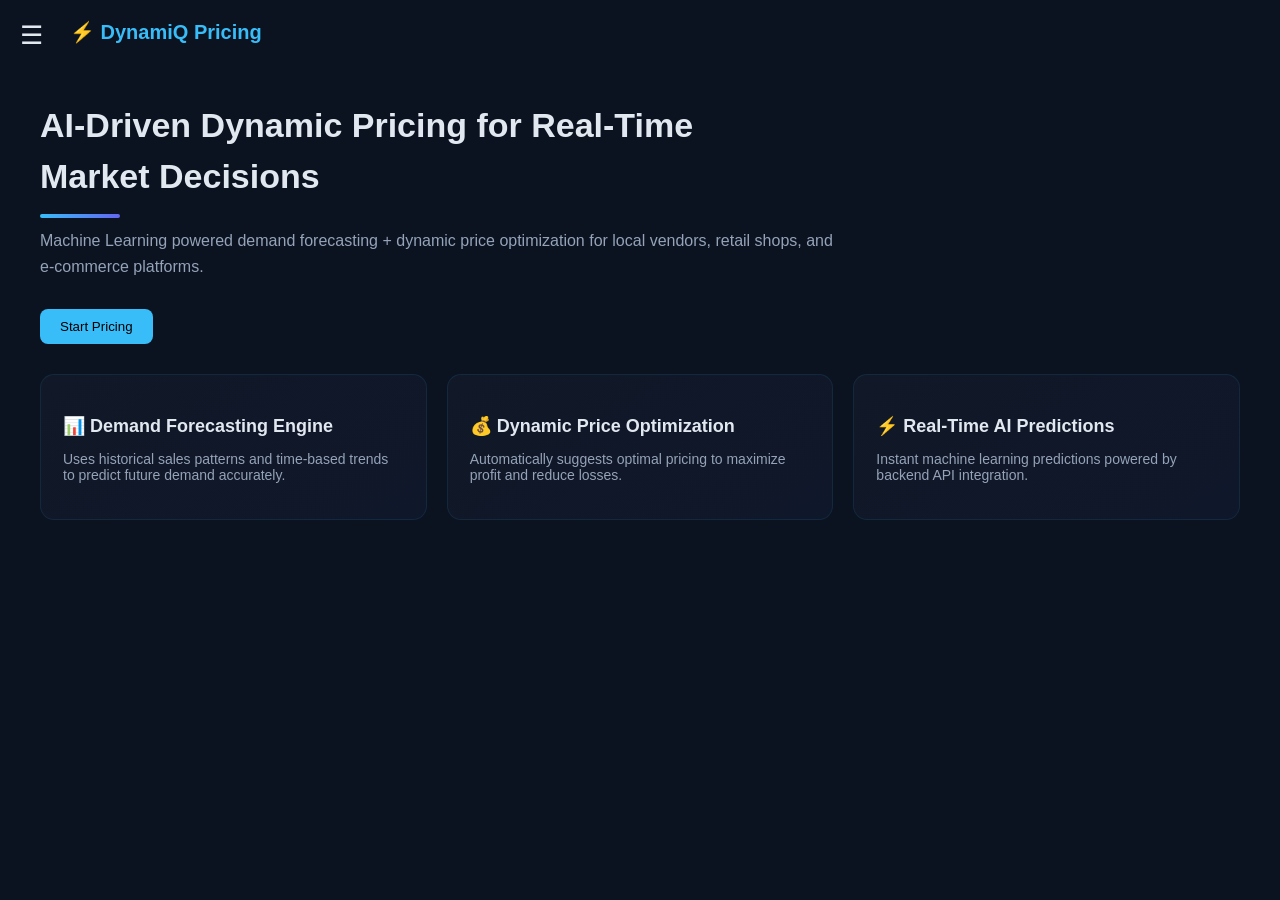
<file: frontend/homepage.html>
<!DOCTYPE html>
<html>
<head>
    <title>AI Pricing System</title>

    <style>
        body {
            margin: 0;
            font-family: 'Segoe UI', sans-serif;
            background: #0b1220;
            color: #e2e8f0;
            display: flex;
        }

        .hamburger {
            position: fixed;
            top: 20px;
            left: 20px;
            font-size: 26px;
            cursor: pointer;
            z-index: 1000;
        }

        .logo {
            position: fixed;
            top: 20px;
            left: 70px;
            font-size: 20px;
            font-weight: bold;
            color: #38bdf8;
        }

        .sidebar {
            width: 240px;
            height: 100vh;
            background: #050b18;
            padding: 80px 20px 20px 20px;
            position: fixed;
            top: 0;
            left: 0;
            transform: translateX(-100%);
            transition: transform 0.3s ease;
            box-sizing: border-box;
            z-index: 999;
        }

        .sidebar.active {
            transform: translateX(0);
        }

        .overlay {
            position: fixed;
            top: 0;
            left: 0;
            width: 100%;
            height: 100%;
            background: rgba(0,0,0,0.5);
            opacity: 0;
            pointer-events: none;
            transition: 0.3s;
            z-index: 998;
        }

        .overlay.active {
            opacity: 1;
            pointer-events: all;
        }

        .menu-item {
            padding: 12px;
            margin: 10px 0;
            border-radius: 8px;
            cursor: pointer;
            background: #1e293b;
        }

        .menu-item:hover {
            background: #334155;
        }

        .main {
            margin-left: 0;
            padding: 100px 40px 40px 40px;
            width: 100%;
            transition: 0.3s;
        }

        .main.shift {
            margin-left: 240px;
        }

        /* ✅ CLEAN PREMIUM TITLE */
        .title {
            font-size: 34px;
            font-weight: 600;
            line-height: 1.5;
            color: #e2e8f0;
            max-width: 750px;
            margin-bottom: 10px;
            position: relative;
        }

        .title::after {
            content: "";
            display: block;
            width: 80px;
            height: 4px;
            margin-top: 12px;
            border-radius: 4px;
            background: linear-gradient(90deg, #38bdf8, #6366f1);
        }

        .subtitle {
            color: #94a3b8;
            margin-bottom: 30px;
            max-width: 800px;
            line-height: 1.6;
        }

        .btn {
            padding: 10px 20px;
            border-radius: 8px;
            border: none;
            cursor: pointer;
            background: #38bdf8;
            color: black;
            margin-bottom: 30px;
            transition: 0.3s;
        }

        .btn:hover {
            background: #0ea5e9;
        }

        /* ✅ AESTHETIC CARDS */
        .cards {
            display: flex;
            gap: 20px;
        }

        .card {
            flex: 1;
            background: linear-gradient(145deg, #111827, #0f172a);
            padding: 22px;
            border-radius: 14px;
            position: relative;
            overflow: hidden;
            transition: 0.3s;
            border: 1px solid rgba(56,189,248,0.1);
        }

        .card:hover {
            transform: translateY(-6px) scale(1.02);
            box-shadow: 0 10px 25px rgba(56,189,248,0.15);
            border: 1px solid rgba(56,189,248,0.4);
        }

        .card h3 {
            margin-bottom: 10px;
            font-size: 18px;
        }

        .card p {
            color: #94a3b8;
            font-size: 14px;
        }

        /* subtle glow effect */
        .card::before {
            content: "";
            position: absolute;
            top: -50%;
            left: -50%;
            width: 200%;
            height: 200%;
            background: radial-gradient(circle, rgba(56,189,248,0.1), transparent 70%);
            opacity: 0;
            transition: 0.5s;
        }

        .card:hover::before {
            opacity: 1;
        }

    </style>
</head>

<body>

<div class="hamburger" onclick="toggleMenu()">☰</div>
<div class="logo">⚡ DynamiQ Pricing</div>

<div class="overlay" id="overlay" onclick="toggleMenu()"></div>

<div class="sidebar" id="sidebar">
    <div class="menu-item" onclick="location.href='homepage.html'">🏠 Home</div>
    <div class="menu-item" onclick="location.href='index.html'">➕ Add Product</div>
    <div class="menu-item" onclick="location.href='analytics.html'">📊 Analytics</div>
    <div class="menu-item" onclick="location.href='reports.html'">📈 Reports</div>
    <div class="menu-item" onclick="location.href='settings.html'">⚙ Settings</div>
</div>

<div class="main" id="main">

    <!-- ✅ UPDATED TITLE -->
    <div class="title">
        AI-Driven Dynamic Pricing for Real-Time Market Decisions
    </div>

    <div class="subtitle">
        Machine Learning powered demand forecasting + dynamic price optimization for local vendors, retail shops, and e-commerce platforms.
    </div>

    <button class="btn" onclick="goToApp()">Start Pricing</button>

    <!-- ✅ AESTHETIC CARDS -->
    <div class="cards">
        <div class="card">
            <h3>📊 Demand Forecasting Engine</h3>
            <p>Uses historical sales patterns and time-based trends to predict future demand accurately.</p>
        </div>

        <div class="card">
            <h3>💰 Dynamic Price Optimization</h3>
            <p>Automatically suggests optimal pricing to maximize profit and reduce losses.</p>
        </div>

        <div class="card">
            <h3>⚡ Real-Time AI Predictions</h3>
            <p>Instant machine learning predictions powered by backend API integration.</p>
        </div>
    </div>

</div>

<script>
function toggleMenu() {
    document.getElementById("sidebar").classList.toggle("active");
    document.getElementById("main").classList.toggle("shift");
    document.getElementById("overlay").classList.toggle("active");
}

function goToApp() {
    window.location.href = "index.html";
}
</script>

</body>
</html>
</file>
